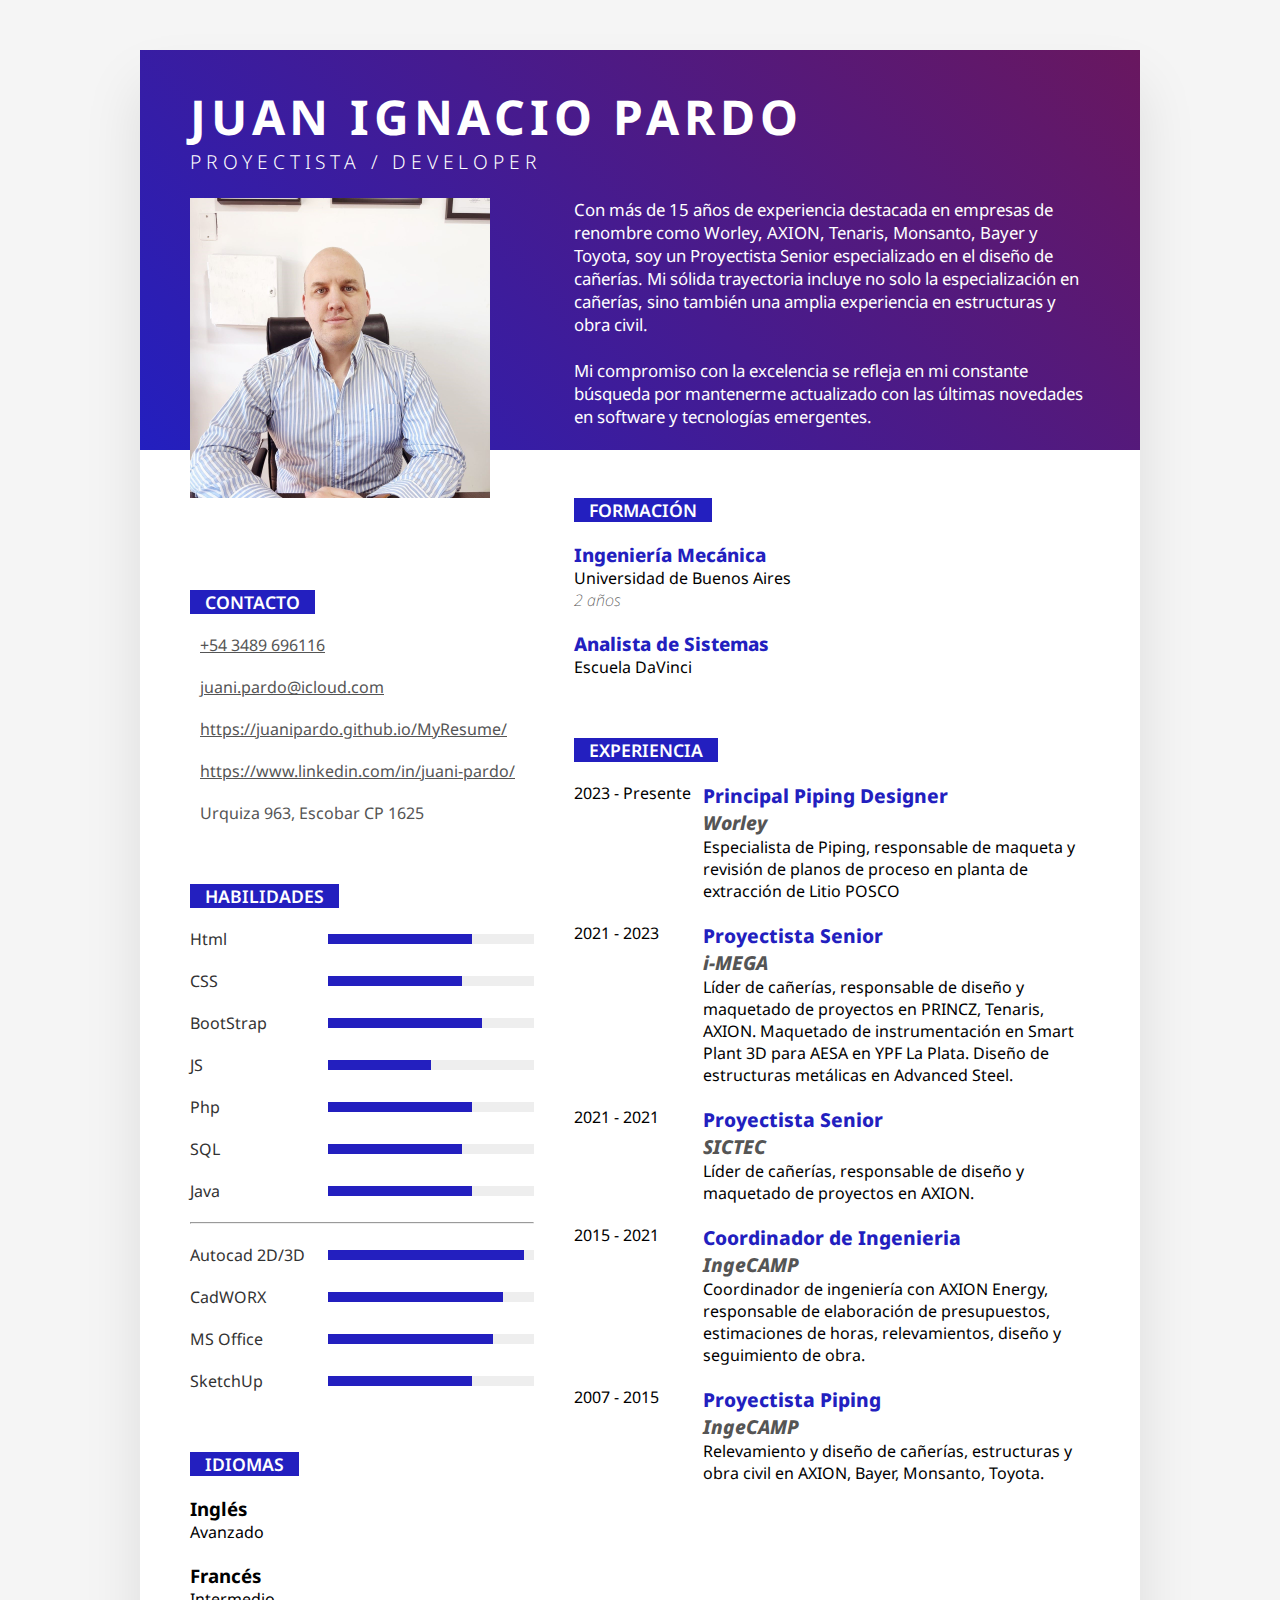
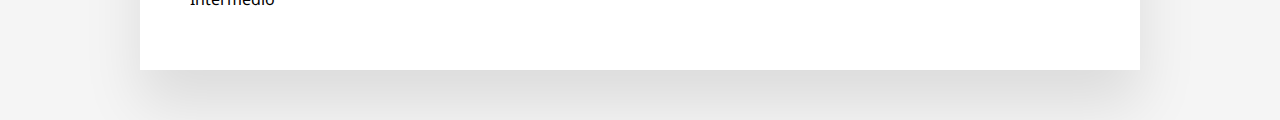
<file: index.html>
<!DOCTYPE html>
<html lang="es">
<head>
    <meta charset="UTF-8">
    <meta name="viewport" content="width=device-width, initial-scale=1.0">
    <meta name="description" content="CV de Juan Pardo">
    <meta name="keywords" content="developer, java, php, frontend, backend, fullstack, sql">
    <meta name="author" content="Juan Pardo">
    <meta name="robots" content="index, follow">
    <meta name="og:title" content="Juan Pardo">
    <meta name="og:description" content="Hoja de Vida">
    <meta name="og:image" content="URL de la imagen para compartir en redes sociales">

    <!-- Enlaces a hojas de estilo CSS o scripts JavaScript -->
    <link rel="stylesheet" href="https://cdnjs.cloudflare.com/ajax/libs/font-awesome/6.5.1/css/all.min.css"
          integrity="sha512-DTOQO9RWCH3ppGqcWaEA1BIZOC6xxalwEsw9c2QQeAIftl+Vegovlnee1c9QX4TctnWMn13TZye+giMm8e2LwA=="
          crossorigin="anonymous" referrerpolicy="no-referrer"/>
    <link rel="stylesheet" type="text/css" href="assets/css/styles.css">
    <!-- <script src="script.js" defer></script> -->

    <title>Juan Ignacio Pardo</title>
</head>
<body>
<div class="container">
    <div class="top">
        <h1>
            Juan Ignacio Pardo
            <br>
            <span>Proyectista / Developer</span>
        </h1>
        <div class="group">
            <div class="leftSide">
                <div class="imgBx">
                    <img src="assets/img/juani2.jpg">
                </div>

            </div>
            <div class="rightSide">
                <p>
                    Con más de 15 años de experiencia destacada en empresas de
                    renombre como Worley, AXION, Tenaris, Monsanto, Bayer y
                    Toyota, soy un Proyectista Senior especializado en el diseño de
                    cañerías. Mi sólida trayectoria incluye no solo la especialización
                    en cañerías, sino también una amplia experiencia en estructuras
                    y obra civil.<br><br>Mi compromiso con la excelencia se refleja en mi
                    constante búsqueda por mantenerme actualizado con las últimas
                    novedades en software y tecnologías emergentes.

                </p>
            </div>
        </div>
    </div>
    <div class="bottom">
        <div class="left_side">
            <h2>Contacto</h2>
            <ul class="contactInfo">
                <li>
                    <span class="icon"><i class="fa-solid fa-phone"></i></span>
                    <a href="https://wa.me/543489696116" target="_blank" class="text">+54 3489 696116</a>
                </li>
                <li>
                    <span class="icon"><i class="fa-solid fa-envelope"></i></span>
                    <a href="mailto:juani.pardo@icloud.com" target="_blank" class="text">juani.pardo@icloud.com</a>

                </li>
                <li>
                    <span class="icon"><i class="fa-solid fa-globe"></i></span>
                    <a href="https://juanipardo.github.io/MyResume/" class="text">https://juanipardo.github.io/MyResume/</a>
                </li>
                <li>
                    <span class="icon"><i class="fa-brands fa-linkedin-in"></i></span>
                    <a href="https://www.linkedin.com/in/juani-pardo/" target="_blank" class="text">https://www.linkedin.com/in/juani-pardo/</a>
                </li>
                <li>
                    <span class="icon"><i class="fa-solid fa-location-dot"></i></span>
                    <span class="text">Urquiza 963, Escobar CP 1625</span>
                </li>
            </ul>
            <h2>Habilidades</h2>
            <div class="skills">
                <div class="skillsBox" style="--width:70%">
                    <p>Html</p>
                    <div class="progressBar"></div>
                </div>
                <div class="skillsBox" style="--width:65%">
                    <p>CSS</p>
                    <div class="progressBar"></div>
                </div>
                <div class="skillsBox" style="--width:75%">
                    <p>BootStrap</p>
                    <div class="progressBar"></div>
                </div>
                <div class="skillsBox" style="--width:50%">
                    <p>JS</p>
                    <div class="progressBar"></div>
                </div>
                <div class="skillsBox" style="--width:70%">
                    <p>Php</p>
                    <div class="progressBar"></div>
                </div>
                <div class="skillsBox" style="--width:65%">
                    <p>SQL</p>
                    <div class="progressBar"></div>
                </div>
                <div class="skillsBox" style="--width:70%">
                    <p>Java</p>
                    <div class="progressBar"></div>
                </div>
                <hr>
                <div class="skillsBox" style="--width:95%">
                    <p>Autocad 2D/3D</p>
                    <div class="progressBar"></div>
                </div>
                <div class="skillsBox" style="--width:85%">
                    <p>CadWORX</p>
                    <div class="progressBar"></div>
                </div>
                <div class="skillsBox" style="--width:80%">
                    <p>MS Office</p>
                    <div class="progressBar"></div>
                </div>
                <div class="skillsBox" style="--width:70%">
                    <p>SketchUp</p>
                    <div class="progressBar"></div>
                </div>
            </div>
            <h2 class="adjstMargin">Idiomas</h2>
            <div class="languagesBx">
                <div class="text">
                    <h3>Inglés</h3>
                    <p>Avanzado</p>
                </div>
            </div>
            <div class="languagesBx">
                <div class="text">
                    <h3>Francés</h3>
                    <p>Intermedio</p>
                </div>
            </div>

        </div>
        <div class="right_side">
            <h2 class="adjstMargin">Formación</h2>
            <div class="ed_group">
                <div class="ed_group_Bx">
                    <!--<h3>2003</h3>-->
                    <h3>Ingeniería Mecánica</h3>
                    <p>Universidad de Buenos Aires</p>
                    <p class="muted">2 años</p>
                </div>
            </div>
            <div class="ed_group">
                <div class="ed_group_Bx">
                    <!--<h3>2022</h3>-->
                    <h3>Analista de Sistemas</h3>
                    <p>Escuela DaVinci</p>
                </div>
            </div>
            <h2 class="adjstMargin">Experiencia</h2>
            <div class="wk_group">
                <div class="wk_group_Bx">
                    <p>2023 - Presente</p>
                    <div class="value">
                        <h3>Principal Piping Designer<br>
                            <span>Worley</span>
                        </h3>
                        <p>Especialista de Piping, responsable de maqueta y revisión de planos de proceso en
                            planta de extracción de Litio POSCO</p>
                    </div>
                </div>
                <div class="wk_group_Bx">
                    <p>2021 - 2023</p>
                    <div class="value">
                        <h3>Proyectista Senior<br>
                            <span>i-MEGA</span>
                        </h3>
                        <p>Líder de cañerías, responsable de diseño y maquetado de proyectos en PRINCZ,
                            Tenaris, AXION.
                            Maquetado de instrumentación en Smart Plant 3D para AESA en YPF La Plata.
                            Diseño de estructuras metálicas en Advanced Steel.</p>
                    </div>
                </div>
                <div class="wk_group_Bx">
                    <p>2021 - 2021</p>
                    <div class="value">
                        <h3>Proyectista Senior<br>
                            <span>SICTEC</span>
                        </h3>
                        <p>Líder de cañerías, responsable de diseño y maquetado de proyectos en AXION.</p>
                    </div>
                </div>
                <div class="wk_group_Bx">
                    <p>2015 - 2021</p>
                    <div class="value">
                        <h3>Coordinador de Ingenieria<br>
                            <span>IngeCAMP</span>
                        </h3>
                        <p>Coordinador de ingeniería con AXION Energy, responsable de elaboración de
                            presupuestos, estimaciones de horas, relevamientos, diseño y seguimiento de obra.</p>
                    </div>
                </div>
                <div class="wk_group_Bx">
                    <p>2007 - 2015</p>
                    <div class="value">
                        <h3>Proyectista Piping<br>
                            <span>IngeCAMP</span>
                        </h3>
                        <p>Relevamiento y diseño de cañerías, estructuras y obra civil en AXION, Bayer, Monsanto,
                            Toyota.</p>
                    </div>
                </div>

            </div>
        </div>
        <div class="languages">

        </div>

</body>
</html>
</file>
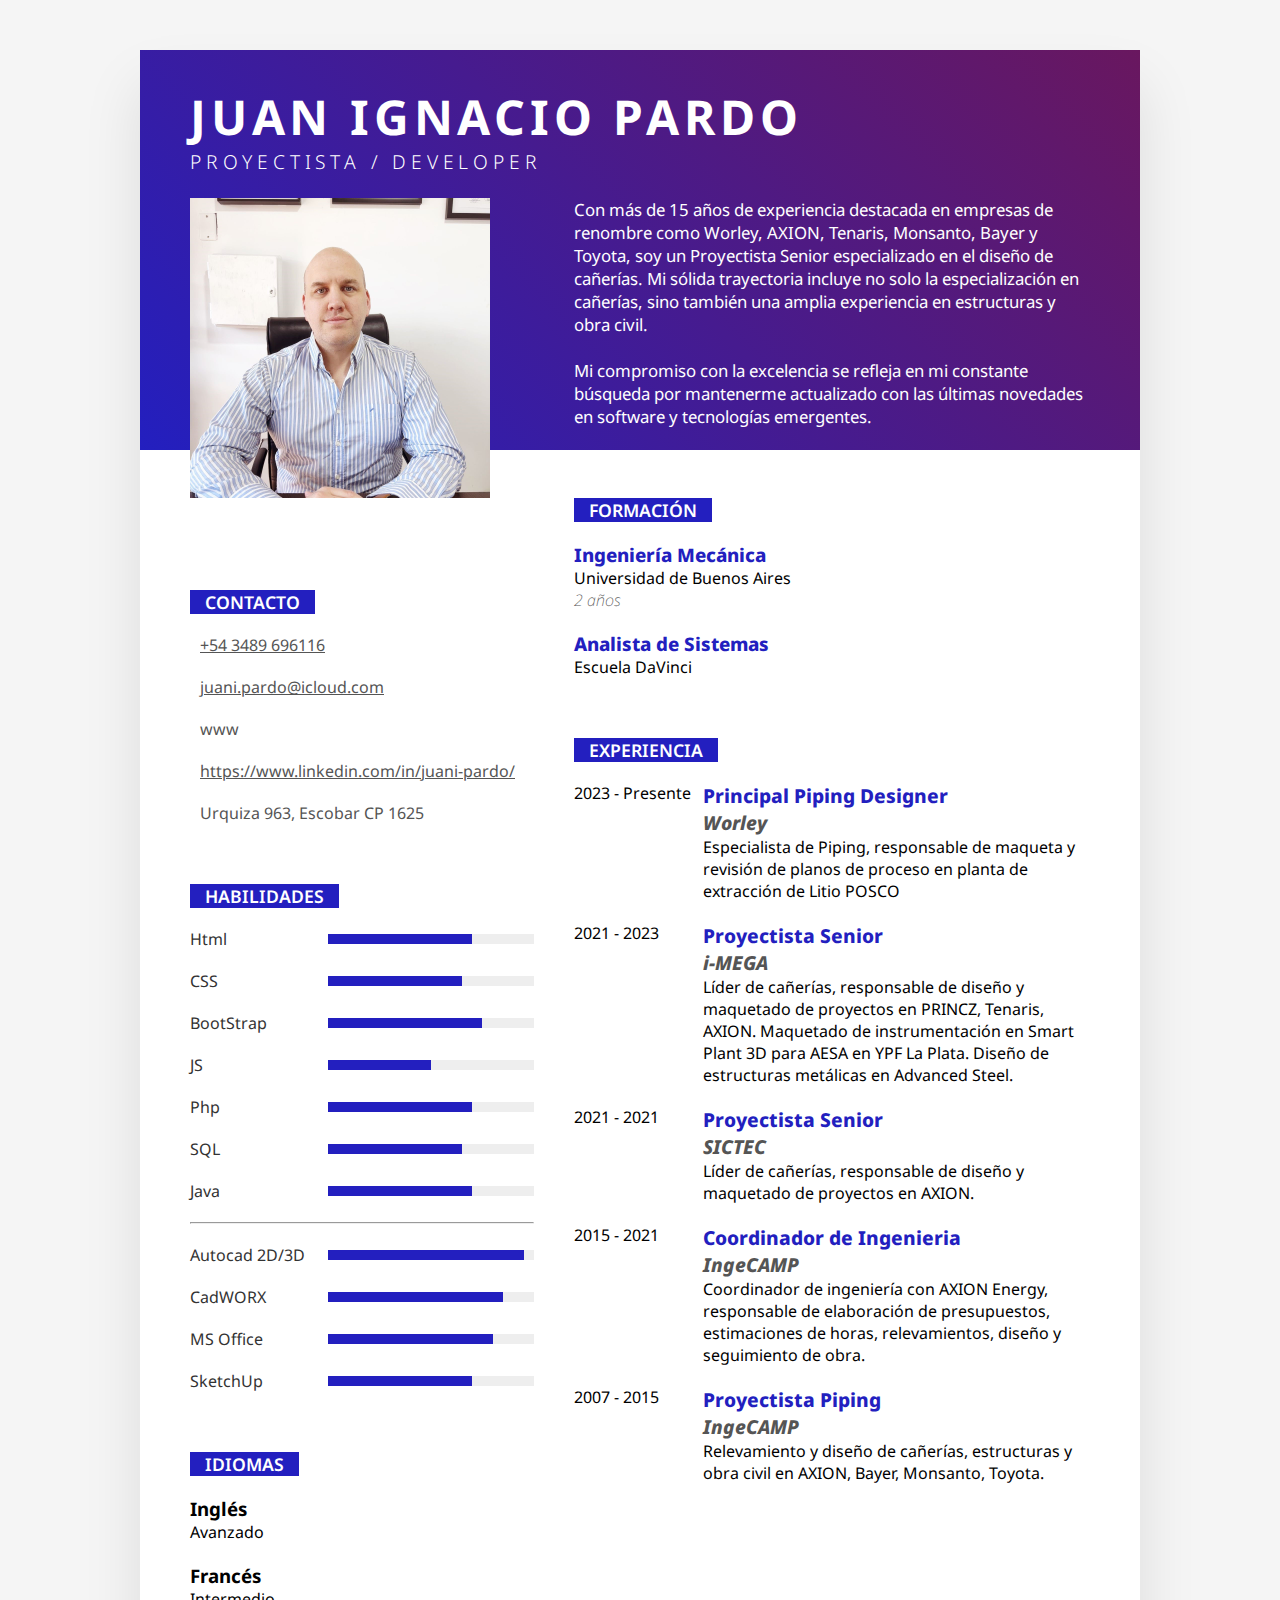
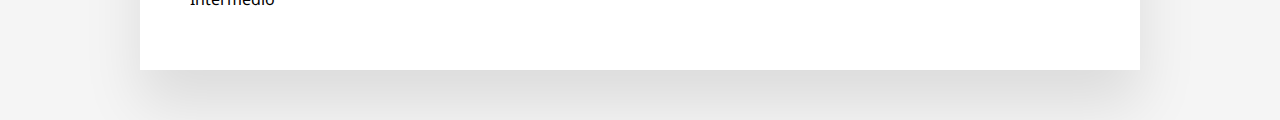
<file: Resume/index.html>
<!DOCTYPE html>
<html lang="es">
<head>
    <meta charset="UTF-8">
    <meta name="viewport" content="width=device-width, initial-scale=1.0">
    <meta name="description" content="CV de Juan Pardo">
    <meta name="keywords" content="developer, java, php, frontend, backend, fullstack, sql">
    <meta name="author" content="Juan Pardo">
    <meta name="robots" content="index, follow">
    <meta name="og:title" content="Juan Pardo">
    <meta name="og:description" content="Hoja de Vida">
    <meta name="og:image" content="URL de la imagen para compartir en redes sociales">

    <!-- Enlaces a hojas de estilo CSS o scripts JavaScript -->
    <link rel="stylesheet" href="https://cdnjs.cloudflare.com/ajax/libs/font-awesome/6.5.1/css/all.min.css"
          integrity="sha512-DTOQO9RWCH3ppGqcWaEA1BIZOC6xxalwEsw9c2QQeAIftl+Vegovlnee1c9QX4TctnWMn13TZye+giMm8e2LwA=="
          crossorigin="anonymous" referrerpolicy="no-referrer"/>
    <link rel="stylesheet" type="text/css" href="assets/css/styles.css">
    <!-- <script src="script.js" defer></script> -->

    <title>Juan Ignacio Pardo</title>
</head>
<body>
<div class="container">
    <div class="top">
        <h1>
            Juan Ignacio Pardo
            <br>
            <span>Proyectista / Developer</span>
        </h1>
        <div class="group">
            <div class="leftSide">
                <div class="imgBx">
                    <img src="assets/img/juani2.jpg">
                </div>

            </div>
            <div class="rightSide">
                <p>
                    Con más de 15 años de experiencia destacada en empresas de
                    renombre como Worley, AXION, Tenaris, Monsanto, Bayer y
                    Toyota, soy un Proyectista Senior especializado en el diseño de
                    cañerías. Mi sólida trayectoria incluye no solo la especialización
                    en cañerías, sino también una amplia experiencia en estructuras
                    y obra civil.<br><br>Mi compromiso con la excelencia se refleja en mi
                    constante búsqueda por mantenerme actualizado con las últimas
                    novedades en software y tecnologías emergentes.

                </p>
            </div>
        </div>
    </div>
    <div class="bottom">
        <div class="left_side">
            <h2>Contacto</h2>
            <ul class="contactInfo">
                <li>
                    <span class="icon"><i class="fa-solid fa-phone"></i></span>
                    <a href="https://wa.me/543489696116" target="_blank" class="text">+54 3489 696116</a>
                </li>
                <li>
                    <span class="icon"><i class="fa-solid fa-envelope"></i></span>
                    <a href="mailto:juani.pardo@icloud.com" target="_blank" class="text">juani.pardo@icloud.com</a>

                </li>
                <li>
                    <span class="icon"><i class="fa-solid fa-globe"></i></span>
                    <span class="text">www</span>
                </li>
                <li>
                    <span class="icon"><i class="fa-brands fa-linkedin-in"></i></span>
                    <a href="https://www.linkedin.com/in/juani-pardo/" target="_blank" class="text">https://www.linkedin.com/in/juani-pardo/</a>
                </li>
                <li>
                    <span class="icon"><i class="fa-solid fa-location-dot"></i></span>
                    <span class="text">Urquiza 963, Escobar CP 1625</span>
                </li>
            </ul>
            <h2>Habilidades</h2>
            <div class="skills">
                <div class="skillsBox" style="--width:70%">
                    <p>Html</p>
                    <div class="progressBar"></div>
                </div>
                <div class="skillsBox" style="--width:65%">
                    <p>CSS</p>
                    <div class="progressBar"></div>
                </div>
                <div class="skillsBox" style="--width:75%">
                    <p>BootStrap</p>
                    <div class="progressBar"></div>
                </div>
                <div class="skillsBox" style="--width:50%">
                    <p>JS</p>
                    <div class="progressBar"></div>
                </div>
                <div class="skillsBox" style="--width:70%">
                    <p>Php</p>
                    <div class="progressBar"></div>
                </div>
                <div class="skillsBox" style="--width:65%">
                    <p>SQL</p>
                    <div class="progressBar"></div>
                </div>
                <div class="skillsBox" style="--width:70%">
                    <p>Java</p>
                    <div class="progressBar"></div>
                </div>
                <hr>
                <div class="skillsBox" style="--width:95%">
                    <p>Autocad 2D/3D</p>
                    <div class="progressBar"></div>
                </div>
                <div class="skillsBox" style="--width:85%">
                    <p>CadWORX</p>
                    <div class="progressBar"></div>
                </div>
                <div class="skillsBox" style="--width:80%">
                    <p>MS Office</p>
                    <div class="progressBar"></div>
                </div>
                <div class="skillsBox" style="--width:70%">
                    <p>SketchUp</p>
                    <div class="progressBar"></div>
                </div>
            </div>
            <h2 class="adjstMargin">Idiomas</h2>
            <div class="languagesBx">
                <div class="text">
                    <h3>Inglés</h3>
                    <p>Avanzado</p>
                </div>
            </div>
            <div class="languagesBx">
                <div class="text">
                    <h3>Francés</h3>
                    <p>Intermedio</p>
                </div>
            </div>

        </div>
        <div class="right_side">
            <h2 class="adjstMargin">Formación</h2>
            <div class="ed_group">
                <div class="ed_group_Bx">
                    <!--<h3>2003</h3>-->
                    <h3>Ingeniería Mecánica</h3>
                    <p>Universidad de Buenos Aires</p>
                    <p class="muted">2 años</p>
                </div>
            </div>
            <div class="ed_group">
                <div class="ed_group_Bx">
                    <!--<h3>2022</h3>-->
                    <h3>Analista de Sistemas</h3>
                    <p>Escuela DaVinci</p>
                </div>
            </div>
            <h2 class="adjstMargin">Experiencia</h2>
            <div class="wk_group">
                <div class="wk_group_Bx">
                    <p>2023 - Presente</p>
                    <div class="value">
                        <h3>Principal Piping Designer<br>
                            <span>Worley</span>
                        </h3>
                        <p>Especialista de Piping, responsable de maqueta y revisión de planos de proceso en
                            planta de extracción de Litio POSCO</p>
                    </div>
                </div>
                <div class="wk_group_Bx">
                    <p>2021 - 2023</p>
                    <div class="value">
                        <h3>Proyectista Senior<br>
                            <span>i-MEGA</span>
                        </h3>
                        <p>Líder de cañerías, responsable de diseño y maquetado de proyectos en PRINCZ,
                            Tenaris, AXION.
                            Maquetado de instrumentación en Smart Plant 3D para AESA en YPF La Plata.
                            Diseño de estructuras metálicas en Advanced Steel.</p>
                    </div>
                </div>
                <div class="wk_group_Bx">
                    <p>2021 - 2021</p>
                    <div class="value">
                        <h3>Proyectista Senior<br>
                            <span>SICTEC</span>
                        </h3>
                        <p>Líder de cañerías, responsable de diseño y maquetado de proyectos en AXION.</p>
                    </div>
                </div>
                <div class="wk_group_Bx">
                    <p>2015 - 2021</p>
                    <div class="value">
                        <h3>Coordinador de Ingenieria<br>
                            <span>IngeCAMP</span>
                        </h3>
                        <p>Coordinador de ingeniería con AXION Energy, responsable de elaboración de
                            presupuestos, estimaciones de horas, relevamientos, diseño y seguimiento de obra.</p>
                    </div>
                </div>
                <div class="wk_group_Bx">
                    <p>2007 - 2015</p>
                    <div class="value">
                        <h3>Proyectista Piping<br>
                            <span>IngeCAMP</span>
                        </h3>
                        <p>Relevamiento y diseño de cañerías, estructuras y obra civil en AXION, Bayer, Monsanto,
                            Toyota.</p>
                    </div>
                </div>

            </div>
        </div>
        <div class="languages">

        </div>

</body>
</html>
</file>
<file: assets/css/styles.css>
@import url('https://fonts.googleapis.com/css2?family=Noto+Sans:wght@100;200;300;400;500;600&display=swap');
/*root*/
:root {
	--primary: #231fbf;
	--secundary: #69175f;
}
*
{
	margin: 0;
	padding: 0;
	box-sizing: border-box;
	font-family: 'Noto Sans', sans-serif;
}

body {
	display:flex;
	justify-content: center;
	min-height: 100vh;
	background: #f5f5f5;
}

.container {
	position: relative;
	width: 100%;
	max-width: 1000px;
	min-height: 100px;
	background: #fff;
	margin: 50px;
	box-shadow: 0 35px 55px rgba(0,0,0,0.1);
}

.top {
	position: relative;
	width: 100%;
	height: 400px;
	background: linear-gradient(45deg,var(--primary),var(--secundary));
	padding: 50px;
}

h1 {
	font-size: 3em;
	color: #fff;
	text-transform: uppercase;
	line-height: 0.7em;
	letter-spacing: 0.1em;
}

h1 span {
	font-size: 0.4em;
	font-weight: 300;
}

.group {
	position: relative;
	display: grid;
	gap: 40px;
	width: 100%;
	grid-template-columns: 2fr 3fr;
	margin-top: 20px;
}

.group .imgBx {
	width: 100%;
}

.group .imgBx img {
	width: 300px;
}

.group p {
	color: #fff;
	font-size: 1.05em;
}

.bottom {
	position: relative;
	display: grid;
	margin: 50px 50px 0;
	gap: 40px;
	grid-template-columns: 2fr 3fr;
}

.bottom .left_side {
	margin-top: 50px;
}

h2 {
	font-size: 1.1em;
	color: #fff;
	background: var(--primary);
	text-transform: uppercase;
	font-weight: 600;
	padding: 0 15px;
	margin-top: 40px;
	display: inline-flex;
}

.contactInfo {
	position: relative;
	display: flex;
	flex-direction: column;
	gap: 20px;
	margin: 20px 0;
}

.contactInfo li {
	list-style: none;
	display: flex;
	gap: 10px;
}

.contactInfo li .icon {
	color: var(--primary);
}

.contactInfo li .text {
	color: #555;
}

.skills {
	position: relative;
	width: 100%;
	display: flex;
	flex-direction: column;
	gap: 20px;
	margin: 20px 0;
}

.skills .skillsBox {
	position: relative;
	display: grid;
	align-items: center;
	grid-template-columns: 2fr 3fr;
}

.skills .skillsBox p {
	color: #333;
}

.skills .skillsBox .progressBar {
	position: relative;
	width: 100%;
	height: 10px;
	background: #eee;
}

.skills .skillsBox .progressBar::before {
	content: '';
	position: absolute;
	width: var(--width);
	top: 0;
	left: 0;
	height: 100%;
	background: var(--primary);
}

.adjstMargin:nth-child(1) {
	margin-top: -10px;
}

.ed_group {
	position: relative;
	width: 100%;
	display: flex;
	flex-direction: column;
	gap: 20px;
	margin: 20px 0;
}

.ed_group_Bx {
	position: relative;
	display: grid;
	/*grid-template-columns: 1fr 3fr;*/
}

.ed_group_Bx h3{
	color: var(--primary);
	font-weight: 800;
}

.ed_group_Bx .muted {
	color: #555;
	font-weight: 200;
	font-style: italic;
}

.wk_group {
	position: relative;
	width: 100%;
	display: flex;
	flex-direction: column;
	gap: 20px;
	margin: 20px 0;
}

.wk_group_Bx {
	position: relative;
	display: grid;
	grid-template-columns: 1fr 3fr;
}

.wk_group_Bx h3{
	color: var(--primary);
	font-size: 1.2em;
	font-weight: 800;
}

.wk_group_Bx h3 span {
	color: #555;
	font-size: 1em;
	font-style: italic;
}

.languagesBx {
	position: relative;
	margin: 20px 0;
}
</file>
<file: Resume/assets/css/styles.css>
@import url('https://fonts.googleapis.com/css2?family=Noto+Sans:wght@100;200;300;400;500;600&display=swap');
/*root*/
:root {
	--primary: #231fbf;
	--secundary: #69175f;
}
*
{
	margin: 0;
	padding: 0;
	box-sizing: border-box;
	font-family: 'Noto Sans', sans-serif;
}

body {
	display:flex;
	justify-content: center;
	min-height: 100vh;
	background: #f5f5f5;
}

.container {
	position: relative;
	width: 100%;
	max-width: 1000px;
	min-height: 100px;
	background: #fff;
	margin: 50px;
	box-shadow: 0 35px 55px rgba(0,0,0,0.1);
}

.top {
	position: relative;
	width: 100%;
	height: 400px;
	background: linear-gradient(45deg,var(--primary),var(--secundary));
	padding: 50px;
}

h1 {
	font-size: 3em;
	color: #fff;
	text-transform: uppercase;
	line-height: 0.7em;
	letter-spacing: 0.1em;
}

h1 span {
	font-size: 0.4em;
	font-weight: 300;
}

.group {
	position: relative;
	display: grid;
	gap: 40px;
	width: 100%;
	grid-template-columns: 2fr 3fr;
	margin-top: 20px;
}

.group .imgBx {
	width: 100%;
}

.group .imgBx img {
	width: 300px;
}

.group p {
	color: #fff;
	font-size: 1.05em;
}

.bottom {
	position: relative;
	display: grid;
	margin: 50px 50px 0;
	gap: 40px;
	grid-template-columns: 2fr 3fr;
}

.bottom .left_side {
	margin-top: 50px;
}

h2 {
	font-size: 1.1em;
	color: #fff;
	background: var(--primary);
	text-transform: uppercase;
	font-weight: 600;
	padding: 0 15px;
	margin-top: 40px;
	display: inline-flex;
}

.contactInfo {
	position: relative;
	display: flex;
	flex-direction: column;
	gap: 20px;
	margin: 20px 0;
}

.contactInfo li {
	list-style: none;
	display: flex;
	gap: 10px;
}

.contactInfo li .icon {
	color: var(--primary);
}

.contactInfo li .text {
	color: #555;
}

.skills {
	position: relative;
	width: 100%;
	display: flex;
	flex-direction: column;
	gap: 20px;
	margin: 20px 0;
}

.skills .skillsBox {
	position: relative;
	display: grid;
	align-items: center;
	grid-template-columns: 2fr 3fr;
}

.skills .skillsBox p {
	color: #333;
}

.skills .skillsBox .progressBar {
	position: relative;
	width: 100%;
	height: 10px;
	background: #eee;
}

.skills .skillsBox .progressBar::before {
	content: '';
	position: absolute;
	width: var(--width);
	top: 0;
	left: 0;
	height: 100%;
	background: var(--primary);
}

.adjstMargin:nth-child(1) {
	margin-top: -10px;
}

.ed_group {
	position: relative;
	width: 100%;
	display: flex;
	flex-direction: column;
	gap: 20px;
	margin: 20px 0;
}

.ed_group_Bx {
	position: relative;
	display: grid;
	/*grid-template-columns: 1fr 3fr;*/
}

.ed_group_Bx h3{
	color: var(--primary);
	font-weight: 800;
}

.ed_group_Bx .muted {
	color: #555;
	font-weight: 200;
	font-style: italic;
}

.wk_group {
	position: relative;
	width: 100%;
	display: flex;
	flex-direction: column;
	gap: 20px;
	margin: 20px 0;
}

.wk_group_Bx {
	position: relative;
	display: grid;
	grid-template-columns: 1fr 3fr;
}

.wk_group_Bx h3{
	color: var(--primary);
	font-size: 1.2em;
	font-weight: 800;
}

.wk_group_Bx h3 span {
	color: #555;
	font-size: 1em;
	font-style: italic;
}

.languagesBx {
	position: relative;
	margin: 20px 0;
}
</file>
